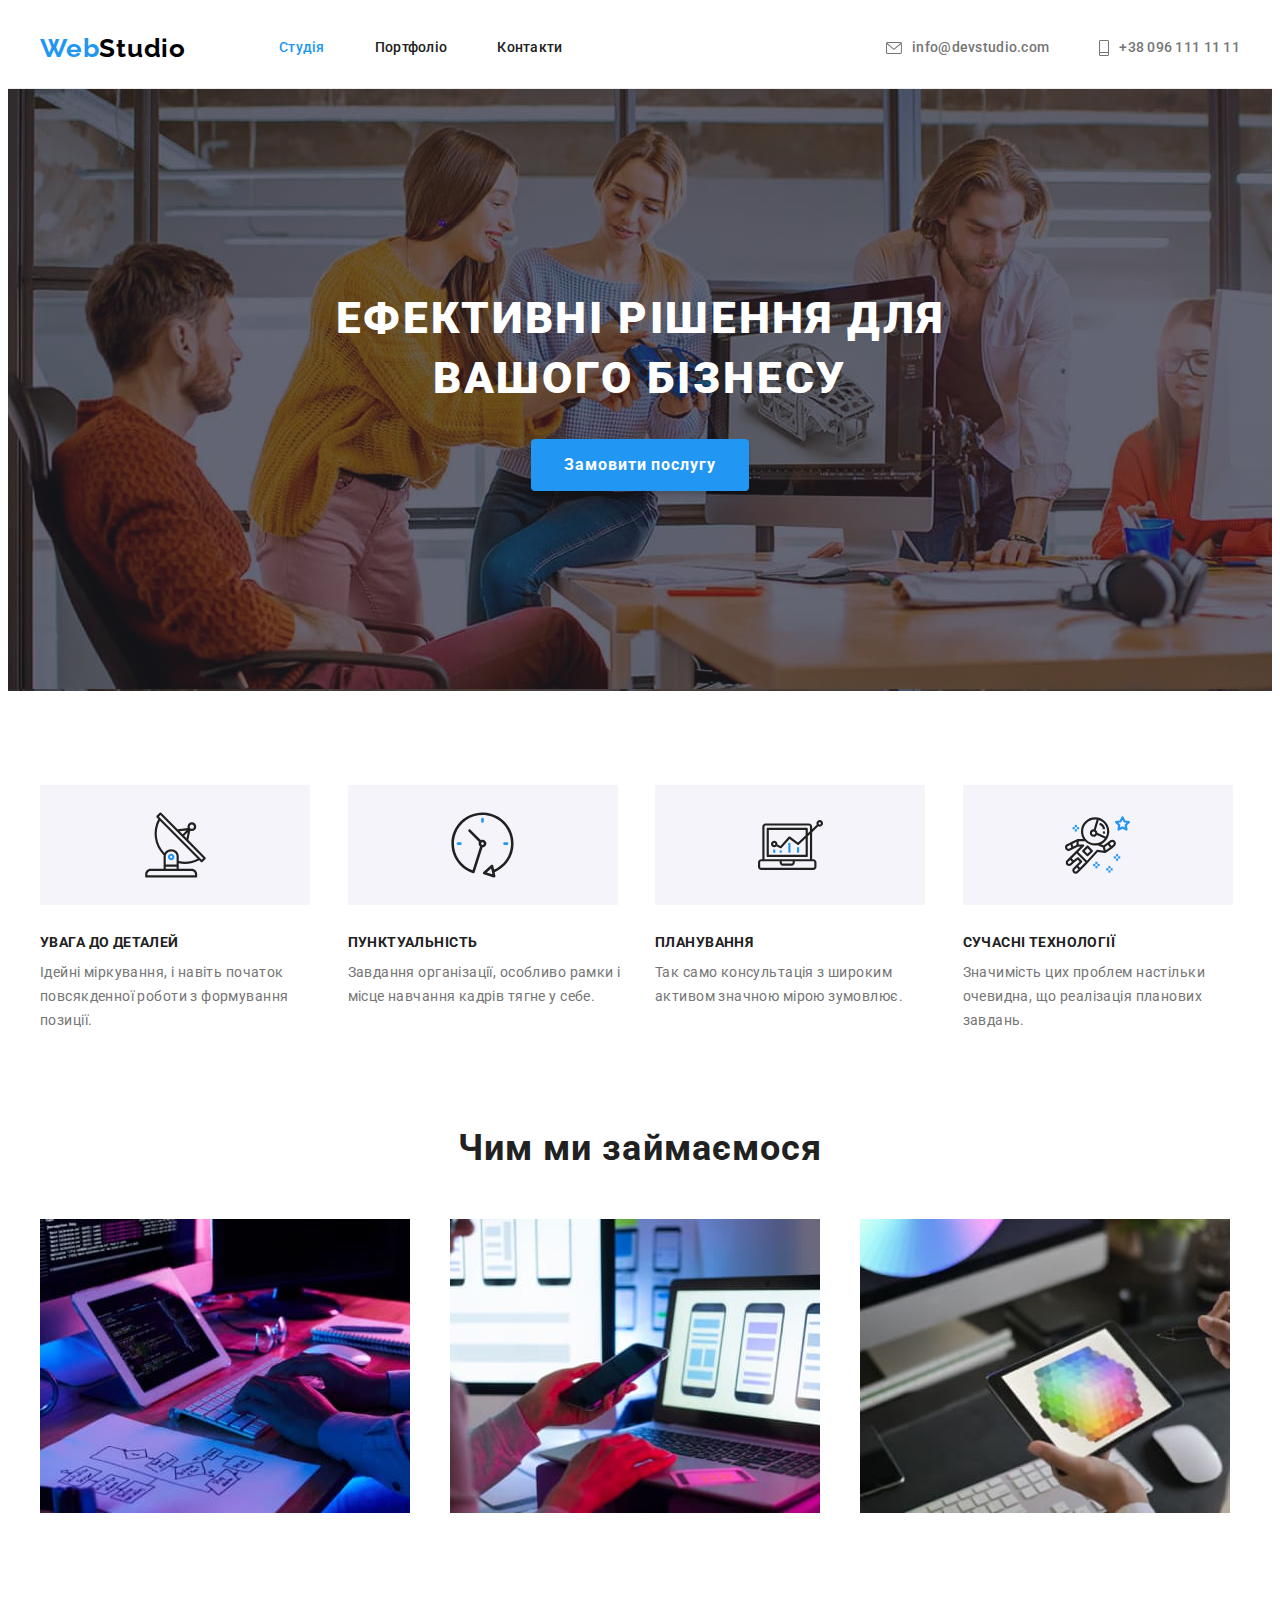
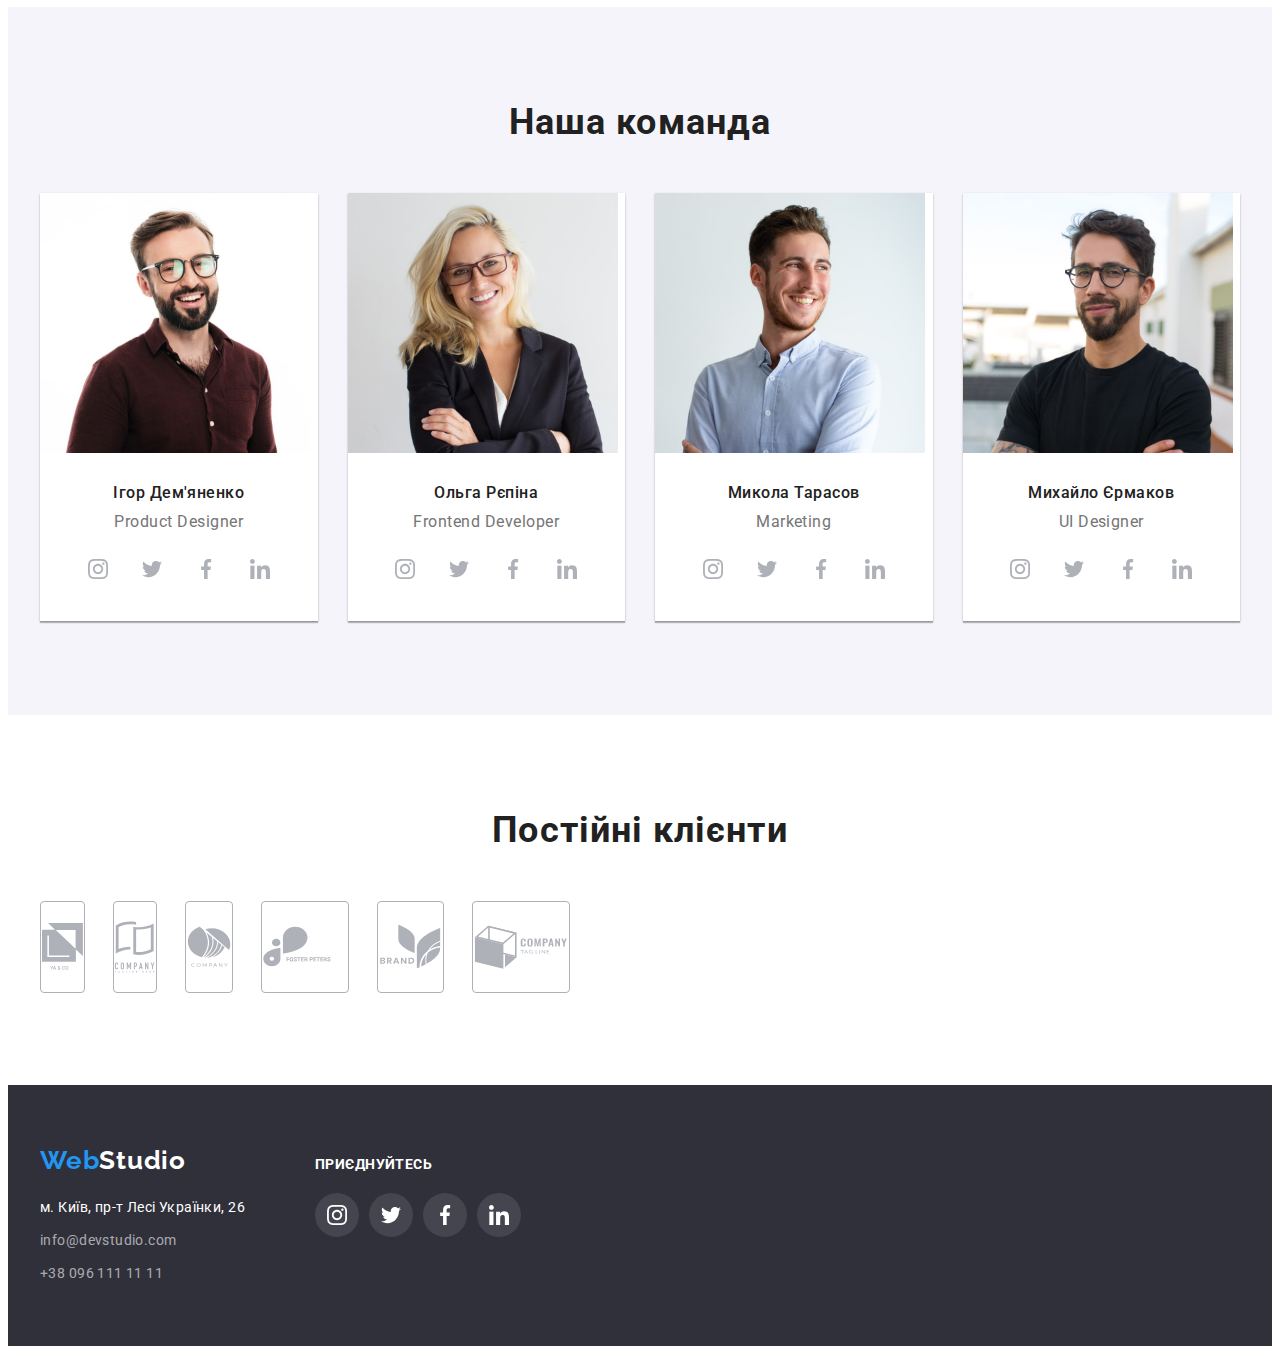
<file: index.html>
<!DOCTYPE html>
<html lang="uk">
<head>
    <meta charset="UTF-8">
    <meta http-equiv="X-UA-Compatible" content="IE=edge">
    <meta name="viewport" content="width=device-width, initial-scale=1.0">
    <title>WebStudio</title>    
    <link rel="preconnect" href="https://fonts.gstatic.com" crossorigin>
    <link href="https://fonts.googleapis.com/css2?family=Raleway:wght@700&family=Roboto:wght@400;500;700;900&display=swap" rel="stylesheet">
    <link rel="stylesheet" href="https://cdnjs.cloudflare.com/ajax/libs/modern-normalize/1.1.0/modern-normalize.min.css" integrity="sha512-wpPYUAdjBVSE4KJnH1VR1HeZfpl1ub8YT/NKx4PuQ5NmX2tKuGu6U/JRp5y+Y8XG2tV+wKQpNHVUX03MfMFn9Q==" crossorigin="anonymous" referrerpolicy="no-referrer" />
    <link rel="stylesheet" href="./css/styles.css">
</head>

<body>
    <!--верхня лінія-->
    <header class="header">
        <div class="container header-container">
            <nav class="header-nav">
                <a class="header-logo link" href="./index.html">
                    <span class="logo-web">Web</span><span class="header-logo-studio">Studio </span> 
                </a>
                <ul class="header-list list">
                    <li class="header-item"><a class="header-link current link" href="./index.html">Студія</a></li>
                    <li class="header-item"><a class="header-link link" href="./portfolio.html">Портфоліо</a></li>
                    <li class="header-item"><a class="header-link link" href="Контакти">Контакти</a></li>
                </ul>
            </nav>  
            <ul class="header-contacts-list list">
                <li>
                    <a class="header-contacts link" href="mailto:info@devstudio.com">
                    <svg class="header-contacts-svg" width="16" height="12">
                        <use href="./images/symbol-defs.svg#mail"></use>
                    </svg>info@devstudio.com</a>
                </li>
                <li>
                    <a class="header-contacts link" href="tel:+380961111111">
                    <svg class="header-contacts-svg" width="10" height="16">
                        <use href="./images/symbol-defs.svg#tel"></use>
                    </svg>+38 096 111 11 11</a>
                </li>
            </ul>
        </div>
    </header>

    <main>
        <!--(Шапка) Hero-->
        <section class="hero">
            <div class="container">            
                <h1 class="title">Ефективні рішення для <br> вашого бізнесу</h1>
                <button type="button" class="hero-button">Замовити послугу</button>
            </div>
        </section>
        
        <!--Особливості-->
        <section class="feature-section section">         
            <div class="container">
                <h2 class="feature visually-hidden">Особлисвості</h2>
                <ul class="feature-list list">                   
                    <li class="feature-link link"> 
                        <div class="feature-link-svg">
                            <svg class="feature-svg" width="65" height="70">
                                <use href="./images/symbol-defs.svg#antenna"></use> 
                            </svg>
                        </div>                       
                        <h3 class="feature-title">УВАГА ДО ДЕТАЛЕЙ</h3>
                        <p class="feature-text">
                            Ідейні міркування, і навіть початок повсякденної роботи з формування позиції.
                        </p>
                    </li>
                            
                    <li class="feature-link link">
                        <div  class="feature-link-svg">
                            <svg class="feature-svg" width="65" height="70">
                                <use href="./images/symbol-defs.svg#clock"></use> 
                            </svg>
                        </div>
                        <h3 class="feature-title">ПУНКТУАЛЬНІСТЬ</h3>
                        <p class="feature-text">
                            Завдання організації, особливо рамки і місце навчання кадрів тягне у себе.               
                        </p>
                    </li>
                           
                    <li class="feature-link link">
                        <div  class="feature-link-svg">
                            <svg class="feature-svg" width="65" height="70">
                                <use href="./images/symbol-defs.svg#diagram"></use> 
                            </svg>
                        </div>
                        <h3 class="feature-title">ПЛАНУВАННЯ</h3>
                        <p class="feature-text">
                            Так само консультація з широким активом значною мірою зумовлює.
                        </p>
                    </li>
                            
                    <li class="feature-link link">
                        <div class="feature-link-svg">
                            <svg class="feature-svg" width="65" height="70">
                                <use href="./images/symbol-defs.svg#astronaut"></use> 
                            </svg>
                        </div>
                        <h3 class="feature-title">СУЧАСНІ ТЕХНОЛОГІЇ</h3>
                        <p class="feature-text">
                            Значимість цих проблем настільки очевидна, що реалізація планових завдань.
                        </p>
                    </li>
                </ul> 
            </div> 
        </section>

        <!--Чим ми займаємося-->
        <section class="activity section">
            <div class="container">
                <h2 class="section-title">Чим ми займаємося</h2>
                <ul class="activity-list list">
                    <li class="activity-item"><img src="./images/img1.jpg" alt="зображення людини, яка друкує текст" width="370"></li>
                    <li class="activity-item"><img src="./images/img2.jpg" alt="зображення людини, яка тримає телефон" width="370"></li>
                    <li class="activity-item"><img src="./images/img3.jpg" alt="зображення людини, у якої в пуках планшет" width="370"></li>
                </ul>
            </div>
        </section>

        <!--(Наша команда) team-->
        <section class="section-team section">
            <div class="container">
                <h2 class="section-title centered">Наша команда</h2>
                <ul class="team-list list">
                    <li class="team-items">
                        <div class="team-wrap">
                            <img src="./images/img_ihor.jpg" alt="фото Ігора Дем'яненко" width="270"> 
                            <div class="team-members-position">
                                <h3 class="team-members">Ігор Дем'яненко</h3>
                                <p class="members-position">Product Designer</p>
                                <ul class="team-social-list list">
                                    <li class="team-social-item"><a href="" class="team-social-link link">
                                        <svg class="team-svg" width="20" height="20">
                                            <use href="./images/symbol-defs.svg#instagram"></use>
                                        </svg>
                                    </a></li>
                                    <li class="team-social-item"><a href="" class="team-social-link link">
                                        <svg class="team-svg" width="20" height="20">
                                            <use href="./images/symbol-defs.svg#twitter"></use>
                                        </svg>
                                    </a></li>
                                    <li class="team-social-item"><a href="" class="team-social-link link">
                                        <svg class="team-svg" width="20" height="20">
                                            <use href="./images/symbol-defs.svg#facebook"></use>
                                        </svg>
                                    </a></li>
                                    <li class="team-social-item"><a href="" class="team-social-link link">
                                        <svg class="team-svg" width="20" height="20">
                                            <use href="./images/symbol-defs.svg#linkedin"></use>
                                        </svg>
                                    </a></li>
                                </ul>
                            </div>
                        </div>
                    </li>    
                    <li class="team-items">
                        <div class="team-wrap">
                            <img src="./images/img_olha.jpg" alt="фото Ольги Рєпіної" width="270"> 
                            <div class="team-members-position">
                                <h3 class="team-members">Ольга Рєпіна</h3>
                                <p class="members-position">Frontend Developer</p>
                                <ul class="team-social-list list">
                                    <li class="team-social-item"><a href="" class="team-social-link link">
                                        <svg class="team-svg" width="20" height="20">
                                            <use href="./images/symbol-defs.svg#instagram"></use>
                                        </svg>
                                    </a></li>
                                    <li class="team-social-item"><a href="" class="team-social-link link">
                                        <svg class="team-svg" width="20" height="20">
                                            <use href="./images/symbol-defs.svg#twitter"></use>
                                        </svg>
                                    </a></li>
                                    <li class="team-social-item"><a href="" class="team-social-link link">
                                        <svg class="team-svg" width="20" height="20">
                                            <use href="./images/symbol-defs.svg#facebook"></use>
                                        </svg>
                                    </a></li>
                                    <li class="team-social-item"><a href="" class="team-social-link link">
                                        <svg class="team-svg" width="20" height="20">
                                            <use href="./images/symbol-defs.svg#linkedin"></use>
                                        </svg>
                                    </a></li>
                                </ul>
                            </div>
                        </div>
                    </li>   
                    <li class="team-items">
                        <div class="team-wrap">
                            <img src="./images/img_mykola.jpg" alt="фото Миколи Тарасова" width="270"> 
                            <div class="team-members-position">
                                <h3 class="team-members">Микола Тарасов</h3>
                                <p class="members-position">Marketing</p>
                                <ul class="team-social-list list">
                                    <li class="team-social-item"><a href="" class="team-social-link link">
                                        <svg class="team-svg" width="20" height="20">
                                            <use href="./images/symbol-defs.svg#instagram"></use>
                                        </svg>
                                    </a></li>
                                    <li class="team-social-item"><a href="" class="team-social-link link">
                                        <svg class="team-svg" width="20" height="20">
                                            <use href="./images/symbol-defs.svg#twitter"></use>
                                        </svg>
                                    </a></li>
                                    <li class="team-social-item"><a href="" class="team-social-link link">
                                        <svg class="team-svg" width="20" height="20">
                                            <use href="./images/symbol-defs.svg#facebook"></use>
                                        </svg>
                                    </a></li>
                                    <li class="team-social-item"><a href="" class="team-social-link link">
                                        <svg class="team-svg" width="20" height="20">
                                            <use href="./images/symbol-defs.svg#linkedin"></use>
                                        </svg>
                                    </a></li>
                                </ul>
                            </div>
                        </div>
                    </li>   
                    <li class="team-items">
                        <div class="team-wrap">
                            <img src="./images/img_mykhailo.jpg" alt="фото Михайла Єрмакова" width="270"> 
                            <div class="team-members-position">
                                <h3 class="team-members">Михайло Єрмаков</h3>
                                <p class="members-position">UI Designer</p>
                                <ul class="team-social-list list">
                                    <li class="team-social-item"><a href="" class="team-social-link link">
                                        <svg class="team-svg" width="20" height="20">
                                            <use href="./images/symbol-defs.svg#instagram"></use>
                                        </svg>
                                    </a></li>
                                    <li class="team-social-item"><a href="" class="team-social-link link">
                                        <svg class="team-svg" width="20" height="20">
                                            <use href="./images/symbol-defs.svg#twitter"></use>
                                        </svg>
                                    </a></li>
                                    <li class="team-social-item"><a href="" class="team-social-link link">
                                        <svg class="team-svg" width="20" height="20">
                                            <use href="./images/symbol-defs.svg#facebook"></use>
                                        </svg>
                                    </a></li>
                                    <li class="team-social-item"><a href="" class="team-social-link link">
                                        <svg class="team-svg" width="20" height="20">
                                            <use href="./images/symbol-defs.svg#linkedin"></use>
                                        </svg>
                                    </a></li>
                                </ul>
                            </div>
                        </div>
                    </li>             
                </ul>
            </div>
        </section>
    
        <!--(Постійні клієнти)-->
        <section class="clients section">
            <div class="container">
                <h2 class="section-title centered">Постійні клієнти</h2>
                <ul class="clients-list list">
                    <li class="clients-item"><a href="" class="clients-link link"> 
                        <svg class="client-svg" width="41" height="47">
                        <use href="./images/symbol-defs.svg#klient1"></use>
                        </svg></a>
                    </li>
                    <li class="clients-item"><a href="" class="clients-link link">
                        <svg class="client-svg" width="40" height="52">
                        <use href="./images/symbol-defs.svg#klient2"></use>
                        </svg></a>
                    </li>
                    <li class="clients-item"><a href="" class="clients-link link">
                        <svg class="client-svg" width="44" height="41">
                        <use href="./images/symbol-defs.svg#klient3"></use>
                        </svg></a>
                    </li>
                    <li class="clients-item"><a href="" class="clients-link link">
                        <svg class="client-svg" width="84" height="41">
                        <use href="./images/symbol-defs.svg#klient4"></use>
                        </svg></a>
                    </li>
                    <li class="clients-item"><a href="" class="clients-link link">
                        <svg class="client-svg" width="63" height="45">
                        <use href="./images/symbol-defs.svg#klient5"></use>
                        </svg></a>
                    </li>
                    <li class="clients-item"><a href="" class="clients-link link">
                        <svg class="client-svg" width="94" height="44">
                        <use href="./images/symbol-defs.svg#klient6"></use>
                        </svg></a>
                    </li>
                </ul>
            </div>
        </section>
    </main>


    <!--(підвал) footer-->
    <footer class="footer">
        <div class="container footer-container">
            <div class="adress-section">
                <a class="footer-logo link" href="./index.html">
                    <span class="logo-web">Web</span><span class="logo-studio">Studio </span>
                </a>                          
                <address class="address">   
                    <ul class="address-list list">
                        <li><a class="map-link link" href="https://goo.gl/maps/aMGptcKbW2b2ZsTe7" target="_blank" rel="noopener noreferrer nofollow" >м. Київ, пр-т Лесі Українки, 26</a></li>
                        <li><a class="contacts link" href="mailto:info@devstudio.com">info@devstudio.com</a></li>
                        <li><a class="contacts link" href="tel:+380961111111">+38 096 111 11 11</a></li>                
                    </ul>             
                </address>
            </div>      
            <div class="follow-section list">
                <p class="follow-section-text">Приєднуйтесь</p>
                <ul class="follow-section-list list">
                    <li class="follow-section-item"><a href="" class="follow-section-link link">
                        <svg class="follow-svg" width="20" height="20">
                            <use href="./images/symbol-defs.svg#instagram"></use>
                        </svg>
                    </a></li>
                    <li class="follow-section-item"><a href="" class="follow-section-link link">
                        <svg class="follow-svg" width="20" height="20">
                            <use href="./images/symbol-defs.svg#twitter"></use>
                        </svg>
                    </a></li>
                    <li class="follow-section-item"><a href="" class="follow-section-link link">
                        <svg class="follow-svg" width="20" height="20">
                            <use href="./images/symbol-defs.svg#facebook"></use>
                        </svg>
                    </a></li>
                    <li class="follow-section-item"><a href="" class="follow-section-link link">
                        <svg class="follow-svg" width="20" height="20">
                            <use href="./images/symbol-defs.svg#linkedin"></use>
                        </svg>
                    </a></li>
                </ul>
                
            </div>

        </div>
                   
    </footer>  
</body>

</html>
</file>
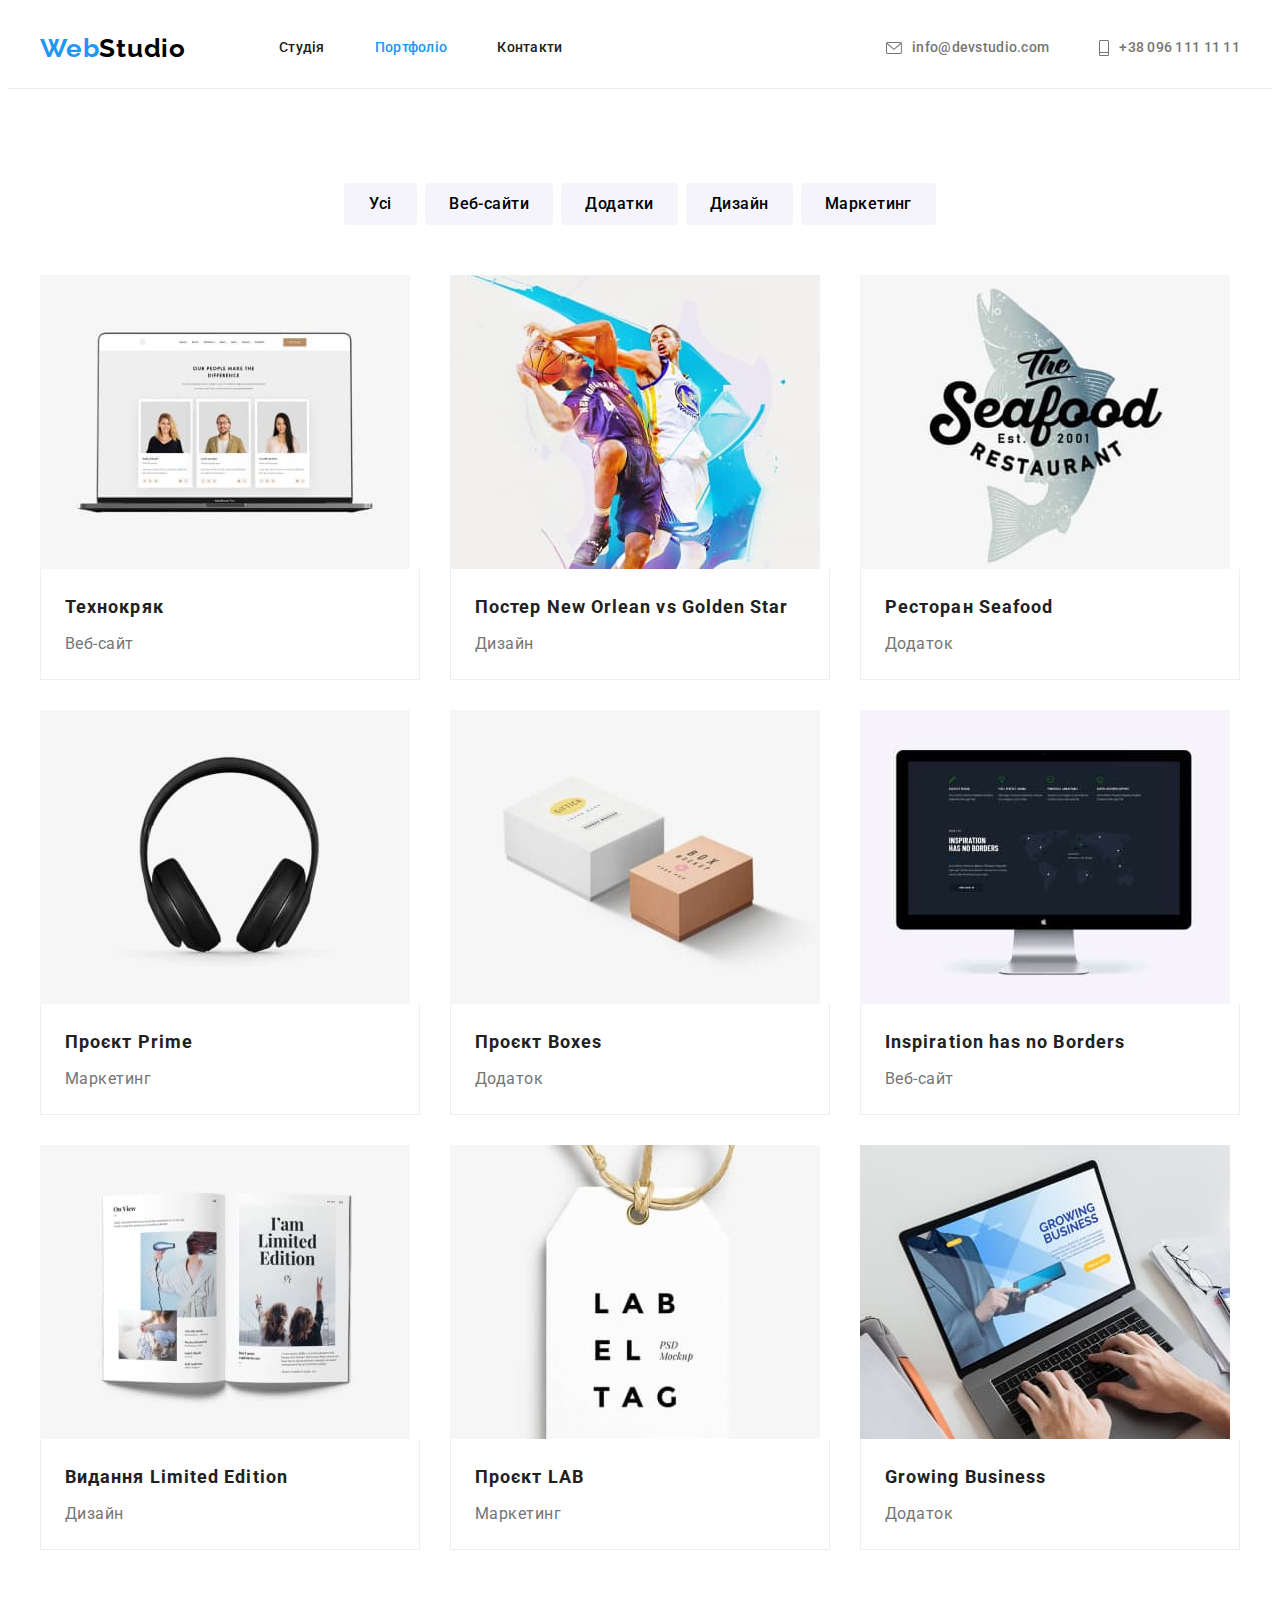
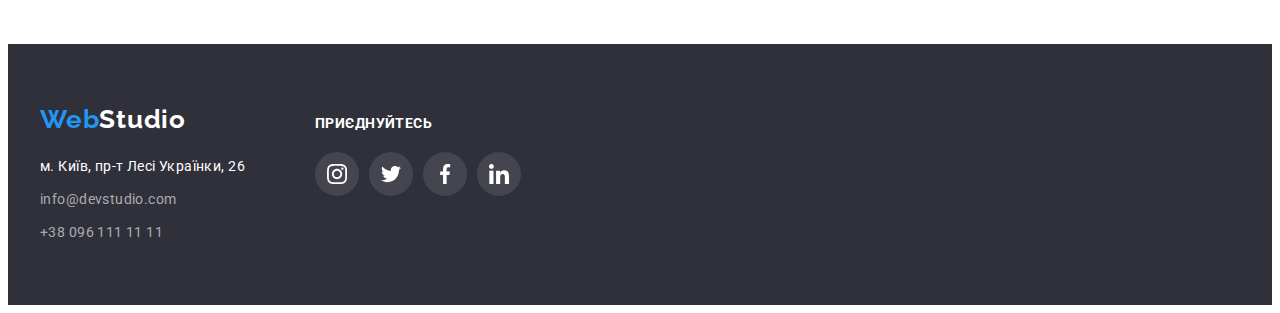
<file: portfolio.html>
<!DOCTYPE html>
<html lang="uk">
<head>
    <meta charset="UTF-8">
    <meta http-equiv="X-UA-Compatible" content="IE=edge">
    <meta name="viewport" content="width=device-width, initial-scale=1.0">
    <title>portfolio</title>       
    <link rel="preconnect" href="https://fonts.googleapis.com">
    <link rel="preconnect" href="https://fonts.gstatic.com" crossorigin>
    <link href="https://fonts.googleapis.com/css2?family=Raleway:wght@700&family=Roboto:wght@400;500;700;900&display=swap" rel="stylesheet">
    <link rel="stylesheet" href="https://cdnjs.cloudflare.com/ajax/libs/modern-normalize/1.1.0/modern-normalize.min.css" integrity="sha512-wpPYUAdjBVSE4KJnH1VR1HeZfpl1ub8YT/NKx4PuQ5NmX2tKuGu6U/JRp5y+Y8XG2tV+wKQpNHVUX03MfMFn9Q==" crossorigin="anonymous" referrerpolicy="no-referrer" />
    <link rel="stylesheet" href="./css/styles.css">
</head>

<body>
    <!--верхня лінія-->
    <header class="header">
        <div class="container header-container">
            <nav class="header-nav">
                <a class="header-logo link" href="./index.html">
                    <span class="logo-web">Web</span><span class="header-logo-studio">Studio </span> 
                </a>
                <ul class="header-list list">
                    <li class="header-item"><a class="header-link link" href="./index.html">Студія</a></li>
                    <li class="header-item"><a class="header-link current link" href="./portfolio.html">Портфоліо</a></li>
                    <li class="header-item"><a class="header-link link" href="Контакти">Контакти</a></li>
                </ul>
            </nav>  
            <ul class="header-contacts-list list">
                <li>
                    <a class="header-contacts link" href="mailto:info@devstudio.com">
                    <svg class="header-contacts-svg" width="16" height="12">
                        <use href="./images/symbol-defs.svg#mail"></use>
                    </svg>info@devstudio.com</a>
                </li>
                <li>
                    <a class="header-contacts link" href="tel:+380961111111">
                    <svg class="header-contacts-svg" width="10" height="16">
                        <use href="./images/symbol-defs.svg#tel"></use>
                    </svg>+38 096 111 11 11</a>
                </li>
            </ul>
        </div>
    </header>

    <!--(main)-->
    <main class="portfolio-page">
        <!--portfolio (портфоліо)-->
        <section class="portfolio-section section">
            <div class="container">
                <h1 class="portfolio-title visually-hidden">Портфоліо</h1>
                <ul class="projects-list list">
                    <li class="portfolio-button-item"><button class="portfolio-button" type="button">Усі</button></li>
                    <li class="portfolio-button-item"><button class="portfolio-button" type="button">Веб-сайти</button></li>
                    <li class="portfolio-button-item"><button class="portfolio-button" type="button">Додатки</button></li>
                    <li class="portfolio-button-item"><button class="portfolio-button" type="button">Дизайн</button></li>
                    <li class="portfolio-button-item"><button class="portfolio-button" type="button">Маркетинг</button></li>
                </ul>
                <ul class="portfolio-list list">
                    <li class="portfolio-item">
                        <a class="portfolio-item-link link" href="">
                            <img src="./images/tehno.jpg" alt="зображення ноутбука" width="370">
                            <div class="portfolio-item-second-part">
                                <h2 class="portfolio-project-name">Технокряк</h2>
                                <p class="portfolio-project-type">Веб-сайт</p>
                            </div>
                        </a>
                    </li>
                    <li class="portfolio-item">
                        <a class="portfolio-item-link link" href="">
                            <img src="./images/poster.jpg" alt="постер гри волейбол" width="370">
                            <div class="portfolio-item-second-part">
                                <h2 class="portfolio-project-name">Постер New Orlean vs Golden Star</h2>
                                <p class="portfolio-project-type">Дизайн</p>
                            </div>
                        </a>
                    </li>
                    <li class="portfolio-item">
                        <a class="portfolio-item-link link" href="">
                            <img src="./images/seafood.jpg" alt="лейбл ресторану" width="370">
                            <div class="portfolio-item-second-part">
                                <h2 class="portfolio-project-name">Ресторан Seafood</h2>
                                <p class="portfolio-project-type">Додаток</p>
                            </div>
                        </a>
                    </li>
                    <li class="portfolio-item">
                        <a class="portfolio-item-link link" href="">
                            <img src="./images/prime.jpg" alt="навушники" width="370">
                            <div class="portfolio-item-second-part">
                                <h2 class="portfolio-project-name">Проєкт Prime</h2>
                                <p class="portfolio-project-type">Маркетинг</p>
                            </div>
                        </a>
                    </li>
                    <li class="portfolio-item">
                        <a class="portfolio-item-link link" href="">
                            <img src="./images/project.jpg" alt="дві коробочки" width="370">
                            <div class="portfolio-item-second-part">
                                <h2 class="portfolio-project-name">Проєкт Boxes</h2>
                                <p class="portfolio-project-type">Додаток</p>
                            </div>
                        </a>
                    </li>
                    <li class="portfolio-item">
                        <a class="portfolio-item-link link" href="">
                            <img src="./images/inspiration.jpg" alt="монітор" width="370">
                            <div class="portfolio-item-second-part">
                                <h2 class="portfolio-project-name">Inspiration has no Borders</h2>
                                <p class="portfolio-project-type">Веб-сайт</p>
                            </div>
                        </a>
                    </li>
                    <li class="portfolio-item">
                        <a class="portfolio-item-link link" href="">
                            <img src="./images/book.jpg" alt="видання книги" width="370">
                            <div class="portfolio-item-second-part">
                                <h2 class="portfolio-project-name">Видання Limited Edition</h2>
                                <p class="portfolio-project-type">Дизайн</p>
                            </div>
                        </a>
                    </li>
                    <li class="portfolio-item">
                        <a class="portfolio-item-link link" href="">
                            <img src="./images/lab.jpg" alt="ярлик" width="370">
                            <div class="portfolio-item-second-part">
                                <h2 class="portfolio-project-name">Проєкт LAB</h2>
                                <p class="portfolio-project-type">Маркетинг</p>
                            </div>
                        </a>
                    </li>
                    <li class="portfolio-item">
                        <a class="portfolio-item-link link" href="">
                            <img src="./images/growing_business.jpg" alt="ноутбук" width="370">
                            <div class="portfolio-item-second-part">
                                <h2 class="portfolio-project-name">Growing Business</h2>
                                <p class="portfolio-project-type">Додаток</p>
                            </div>
                        </a>
                    </li>
                </ul>
            </div>
        </section>

    </main>

    <!--(підвал) footer-->
    <footer class="footer">
        <div class="container footer-container">
            <div class="adress-section">
                <a class="footer-logo link" href="./index.html">
                    <span class="logo-web">Web</span><span class="logo-studio">Studio </span>
                </a>                          
                <address class="address">   
                    <ul class="address-list list">
                        <li><a class="map-link link" href="https://goo.gl/maps/aMGptcKbW2b2ZsTe7" target="_blank" rel="noopener noreferrer nofollow" >м. Київ, пр-т Лесі Українки, 26</a></li>
                        <li><a class="contacts link" href="mailto:info@devstudio.com">info@devstudio.com</a></li>
                        <li><a class="contacts link" href="tel:+380961111111">+38 096 111 11 11</a></li>                
                    </ul>             
                </address>
            </div>      
            <div class="follow-section list">
                <p class="follow-section-text">Приєднуйтесь</p>
                <ul class="follow-section-list list">
                    <li class="follow-section-item"><a href="" class="follow-section-link link">
                        <svg class="follow-svg" width="20" height="20">
                            <use href="./images/symbol-defs.svg#instagram"></use>
                        </svg>
                    </a></li>
                    <li class="follow-section-item"><a href="" class="follow-section-link link">
                        <svg class="follow-svg" width="20" height="20">
                            <use href="./images/symbol-defs.svg#twitter"></use>
                        </svg>
                    </a></li>
                    <li class="follow-section-item"><a href="" class="follow-section-link link">
                        <svg class="follow-svg" width="20" height="20">
                            <use href="./images/symbol-defs.svg#facebook"></use>
                        </svg>
                    </a></li>
                    <li class="follow-section-item"><a href="" class="follow-section-link link">
                        <svg class="follow-svg" width="20" height="20">
                            <use href="./images/symbol-defs.svg#linkedin"></use>
                        </svg>
                    </a></li>
                </ul> 
            </div>
        </div>             
    </footer>    
</body>

</html>
</file>
<file: css/styles.css>
:root {
    --black-color: #212121;
    --bgn-color: #ffffff;
    --activation-color: #2196F3;
    --second-bgn-color: #2F303A;
    --border-color: #EEEEEE;
    --bgn-section-color: #F5F4FA;
    --label-color: #000000;
    --line-color: #ECECEC;
    --text-color: #757575;
    --contacts-color: rgb(255, 255, 255, 60%);

}

body {
    font-family: 'Roboto', sans-serif;
    color: var(--black-color);
    background-color: var(--bgn-color) ;
}

p,
h1,
h2,
h3,
h4,
h5,
h6 {
  margin: 0;
}
ul,
ol {
  margin: 0;
  padding-left: 0;
}
button {
  cursor: pointer;
}
address {
  font-style: normal;
}
img {
  display: block;
  max-width: 100%;
  height: auto;
}

.list {
    list-style: none;
}

.link {
    text-decoration: none;
}

.container {
    width: 1200px;
    padding-left: 15px;
    padding-right: 15px;
    margin: 0 auto;
}

.section {
    padding-top: 94px;
    padding-bottom: 94px;
}



/*------------------------------------------------header------------------------------------*/
.header {
    border-bottom-width: 1px;
    border-bottom-style: solid;
    border-bottom-color: var(--line-color);
}

.header-container {
    display: flex;
}

.header-nav {
    display: flex;
    align-items: center;
}

.header-logo {
    margin-left: 0;

    font-family: 'Raleway', sans-serif;
    font-weight: 700;
    font-size: 26px;
    line-height: 1.19;
    letter-spacing: 0.03em;
    color: var(--label-color);
}

.logo-web {
    color: var(--activation-color);
}
.header-list {
    display: flex;
    gap: 50px;
    margin-left: 93px;
    width: 281px;
}
.header-item {
}

.header-link {
    display: inline-block;
    padding-top: 32px;
    padding-bottom: 32px;

    font-weight: 500;
    font-size: 14px;
    line-height: 1.14;
    letter-spacing: 0.02em;
    text-decoration: none;
    color: var(--black-color);
}

.header-link:hover,
.header-link:focus {
    color: var(--activation-color);
}
.header-list .header-link.current {
    color: var(--activation-color);
}

.header-contacts-list {
    display: flex;
    align-items: center;
    margin-left: auto;
    gap: 50px;
}

.header-contacts {   
    display: inline-flex;
    align-items: center;
    padding-top: 32px;
    padding-bottom: 32px;

    font-weight: 500;
    font-size: 14px;
    line-height: 1.14;
    letter-spacing: 0.02em;
    color: var(--text-color); 
}
  
.header-contacts:hover, 
.header-contacts:focus{
    fill: var(--activation-color);
    color: var(--activation-color);
}

.header-contacts-svg {
    margin-right: 10px;
    align-items: center;
    justify-content: center;
    fill: currentColor;
}



/*------------------------------------Main-index-------------------------------------*/
.hero {
    padding-top: 200px;
    padding-bottom: 200px;
    background-color: #C4C4C4;
    text-align: center;
    max-width: 1600px;
    margin-left: auto;
    margin-right: auto;
    background-image: linear-gradient( 
        rgba(47,48,58,0.4),
        rgba(47,48,58,0.4)
        ),
        url(../images/hero_backraund.jpg);    
}

.title {   
    font-weight: 900;
    font-size: 44px;
    line-height: 1.36;
    letter-spacing: 0.06em;
    text-align: center;
    text-transform: uppercase;
    color: var(--bgn-color);

}

.hero-button {
    padding-top: 10px;
    padding-bottom:10px ;
    padding-right: 32px;
    padding-left: 32px;
    margin-top: 30px;
    
    border: 1px solid transparent;
    box-shadow: 0px 4px 4px rgba(0, 0, 0, 0.15);
    border-radius: 4px;

    font-family: inherit;
    font-weight: 700;
    font-size: 16px;
    line-height: 1.88;
    text-align: center;
    letter-spacing: 0.06em;
    color: var(--bgn-color);
    background-color: var(--activation-color);
    cursor: pointer;
}

.hero-button:hover,
.hero-button:focus {
    background-color: #188CE8;
}

.feature-section { 
    padding-bottom: 47px;
}

.feature {  
}

.visually-hidden {
    position: absolute;
    white-space: nowrap;
    width: 1px;
    height: 1px;
    overflow: hidden;
    border: 0;
    padding: 0;
    clip: rect(0 0 0 0);
    clip-path: inset(50%);
    margin: -1px;
}

.feature-list {
    display: flex;
    gap: 30px;
}

.feature-link {
    width: calc((100% - 90px) / 4);
}

.feature-link-svg {
    content: "";
    width: 270px;
    height: 120px;
    background-size: cover;
    background-repeat: no-repeat;
    background-position: center;
    background-color:var(--bgn-section-color);
    margin-bottom: 30px;
    align-items: center;
    justify-content: center;
    display: flex;
}

.feature-svg {

}

.feature-title {
    margin-bottom: 10px;

    font-size: 14px;
    line-height: 1.14;
    letter-spacing: 0.03em;
    text-transform: uppercase;
}

.feature-text {
    font-size: 14px;
    line-height: 1.71;
    letter-spacing: 0.03em;
    color: var(--text-color);
}

.activity {
    padding-top: 47px;
}

.section-title {
    margin-bottom: 50px;

    font-size: 36px;
    line-height: 1.17;
    text-align: center;
    letter-spacing: 0.03em;
}

.activity-list {
    display: flex;
    gap: 30px;
}

.activity-item {
    width: calc((100% - 60px) / 3)
}

.section-team {
    background-color: var(--bgn-section-color);
}

.team-list {
    display: flex;
    gap: 30px;
}

.team-wrap {
}

.team-items {
    background-color: var(--bgn-color);
    width: calc((100% - 90px) / 4);
    box-shadow: 0px 1px 3px rgba(0, 0, 0, 0.12), 0px 1px 1px rgba(0, 0, 0, 0.14), 0px 2px 1px rgba(0, 0, 0, 0.2);
}    
.team-members-position {
    padding-top: 30px;
    padding-bottom: 30px;

}
.team-members {
    margin-bottom: 10px;

    font-weight: 500;
    font-size: 16px;
    line-height: 1.19;
    letter-spacing: 0.03em;
    text-align: center;
    }

.members-position {
    font-size: 16px;
    line-height: 1.19;
    letter-spacing: 0.03em;
    color:var(--text-color);
    text-align: center;
    margin-bottom: 16px;
}
.team-social-list {
    display: flex;
    justify-content: center;
    gap: 10px;
}

.team-social-item {
    width:calc((100%-30px)/4);
    height: 44px;
    width: 44px;
} 

.team-social-link {
    width: 100%;
    height: 100%;
    border-radius: 50%;
    display: block;
    align-items: center;
    justify-content: center;
    display: flex;
}

.team-social-link:hover,
.team-social-link:focus {
    background-color: var(--activation-color);
}

.team-svg {
    fill: #AFB1B8;
}


.team-social-link:hover .team-svg,
.team-social-link:focus .team-svg {
    fill: var(--bgn-color)
}

.clients-list {
    display: flex;
    gap: 30px;
}

.clients-item {
    width: calc((100%-150px)/6);
    height: 90px;
}

.clients-link {
    width: 100%;
    height: 100%;
    border: 1px solid rgba(175, 177, 184, 1);
    border-radius: 4px;
    display: block;
    align-items: center;
    justify-content: center;
    display: flex;
}
.clients-link:hover,
.clients-link:focus {
    border: 1px solid #2196F3; 
}

.clients-link:hover .client-svg,
.clients-link:focus .client-svg {
    fill: var(--activation-color); 
}   

.client-svg {
    fill:  #AFB1B8;
}

/*------------------------------footer ----------------------------*/
.footer {
    padding-top: 60px;
    padding-bottom: 60px;
    background-color: var(--second-bgn-color);  
}

.footer-container {
    display: flex;
    align-items: baseline;
}

.adress-section {
}

.footer-logo {
    font-family: 'Raleway';
    font-weight: 700;
    font-size: 26px;
    line-height: 1.19;
    letter-spacing: 0.03em;
}

.logo-web {
}
.logo-studio {
    color: var(--bgn-color);
}

.address {
    margin-top: 20px;
}

.address-list>li:not(:first-child) {
    margin-top: 9px;
}

.map-link {
    font-size: 14px;
    line-height: 1.71;
    letter-spacing: 0.03em;
    color: var(--bgn-color);
    font-style: normal;
}

.map-link:hover,
.map-link:focus {
    color: var(--activation-color);
}

.contacts {
    font-size: 14px;
    line-height: 1.71;
    letter-spacing: 0.03em;
    color: var(--contacts-color);  
    font-style: normal;
}

.contacts:hover,
.contacts:focus  {
    color: var(--activation-color);
}

.follow-section {
    margin-left: 70px;
}

.follow-section-text {
    margin-bottom: 20px;
    color: var(--bgn-color);
    text-transform: uppercase;
    font-weight: 700;
    font-size: 14px;
    line-height: 1.14;
    letter-spacing: 0.03em;
}

.follow-section-list {
    display: flex;
    justify-content: center;
    align-items: baseline;
    gap: 10px;
    
}
.follow-section-item {
    width:calc((100%-30px)/4);
    height: 44px;
    width: 44px;
}
.follow-section-link {
    width: 100%;
    height: 100%;
    border-radius: 50%;
    display: block;
    align-items: center;
    justify-content: center;
    display: flex;
    background-color: rgba(255, 255, 255, 0.1);
}
.follow-section-link:hover,
.follow-section-link:focus {
    background-color:var(--activation-color) ;
}
.follow-svg {
    fill: var(--bgn-color);
}

/*------------------------------portfolio-main----------------------------*/

.portfolio-page {

}
.portfolio-section {
    background-color: var(--bgn-color);
}
.portfolio-title {
}

.projects-list {
    display: flex;
    justify-content: center;
    margin-bottom: 50px;
    gap: 8px;
}
.portfolio-button-item {

}

.portfolio-button {    
    min-width: 73px;  
    padding-top: 6px;
    padding-right: 22px;
    padding-bottom: 6px;
    padding-left: 22px;

    border-color: transparent;
    border-radius: 4px;
    
    font-family: inherit;
    font-weight: 500;
    font-size: 16px;
    line-height: 1.62;
    text-align: center;
    letter-spacing: 0.03em;
    cursor: pointer;
    background-color:var(--bgn-section-color) ;
   
}
.portfolio-button:hover,
.portfolio-button:focus {
    color: var(--bgn-color);
    background-color: var(--activation-color); 
    box-shadow: 0px 3px 1px rgba(0, 0, 0, 0.1), 0px 1px 2px rgba(0, 0, 0, 0.08), 0px 2px 2px rgba(0, 0, 0, 0.12);
}
.portfolio-list {
    display: flex;
    flex-wrap: wrap;
    gap: 30px;
}
.portfolio-item {
    width: calc((100% - 60px) / 3);
}

.portfolio-item-link{
    display: block;
}

.portfolio-item-link:hover,
.portfolio-item-link:focus {
    box-shadow: 0px 1px 1px rgba(0, 0, 0, 0.12), 0px 4px 4px rgba(0, 0, 0, 0.06), 1px 4px 6px rgba(0, 0, 0, 0.16);
}
.portfolio-project-name {
    margin-bottom: 4px;

    font-size: 18px;
    line-height: 2;
    letter-spacing: 0.06em;
    color: var(--black-color); 
}
.portfolio-project-type {
    font-size: 16px;
    line-height: 1.88;
    letter-spacing: 0.03em;
    color: var(--text-color);
}

.portfolio-item-second-part {
    padding-left: 24px;
    padding-bottom: 20px;
    padding-right: 24px;
    padding-top: 20px;

    border-right-width: 1px;
    border-right-style: solid;
    border-right-color: var(--border-color);

    border-bottom-width: 1px;
    border-bottom-style: solid;
    border-bottom-color: var(--border-color);

    border-left-width: 1px;
    border-left-style: solid;
    border-left-color: var(--border-color);
}
</file>
